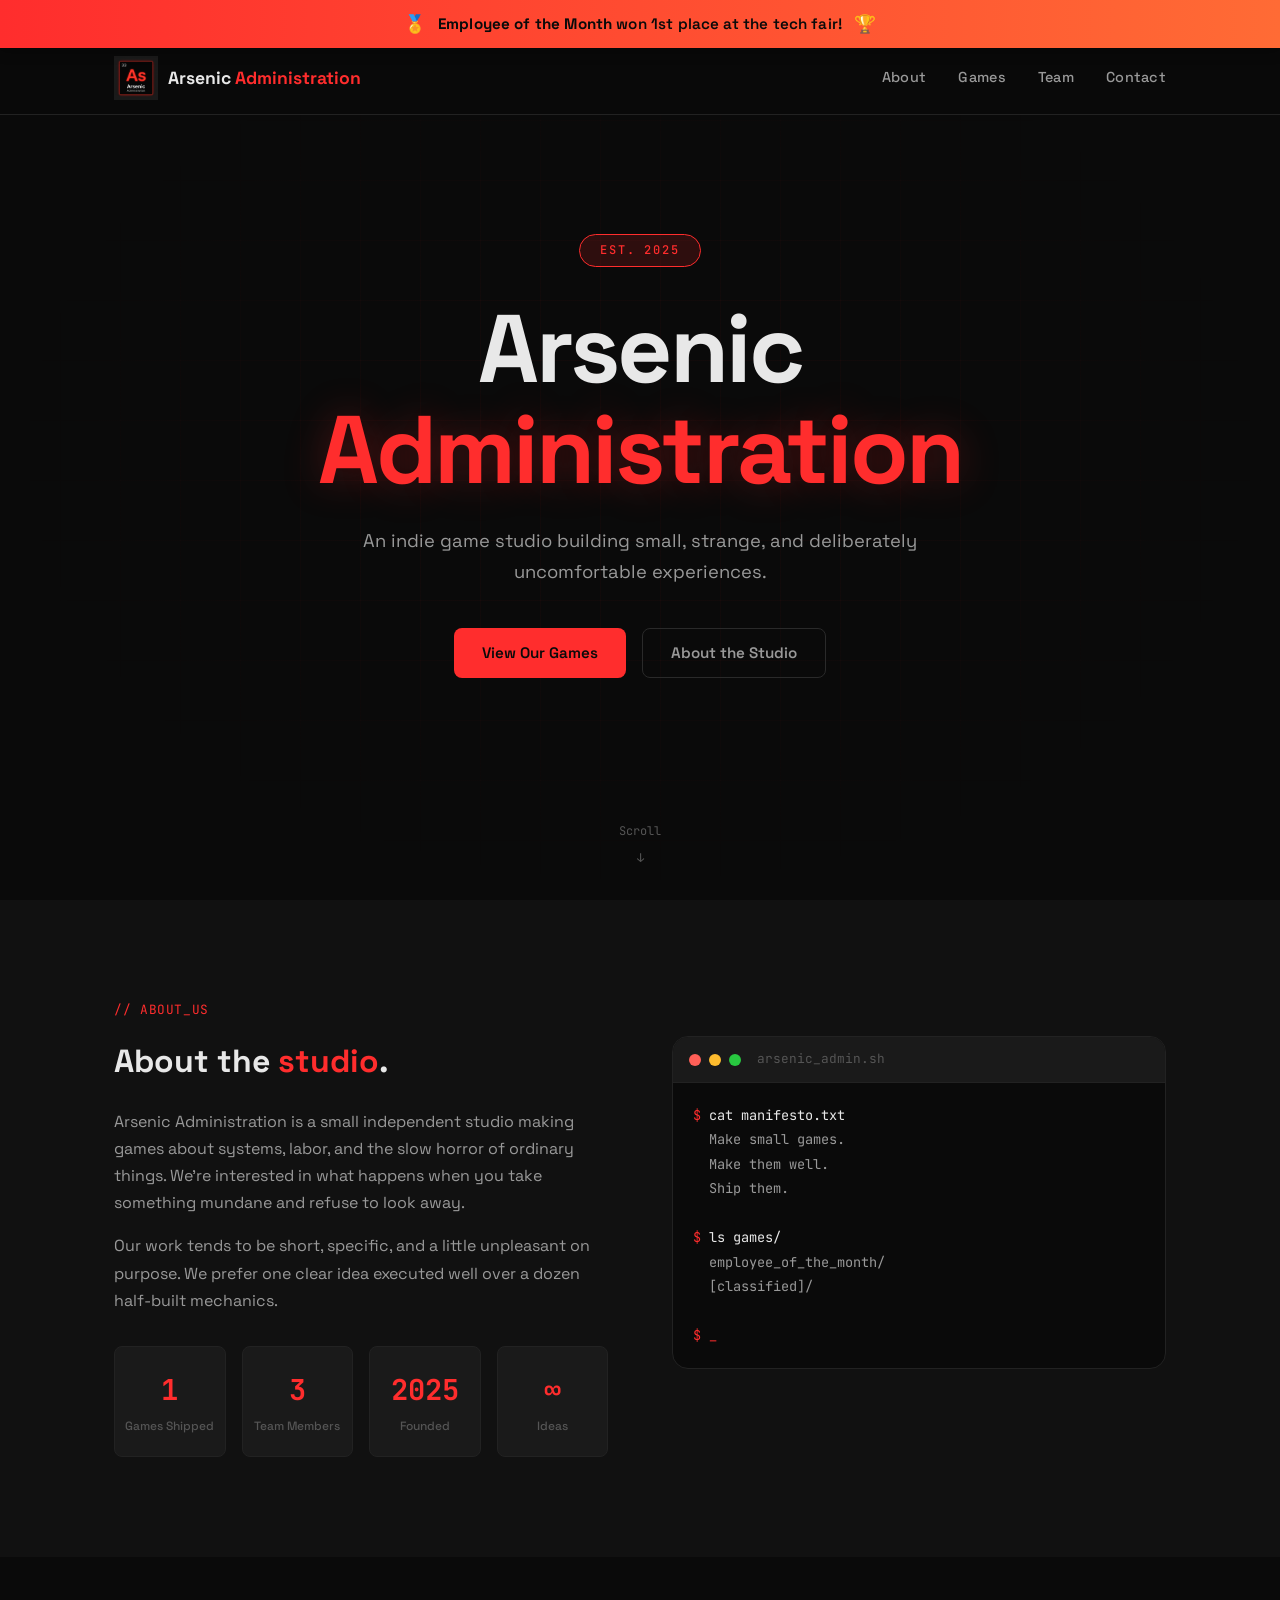
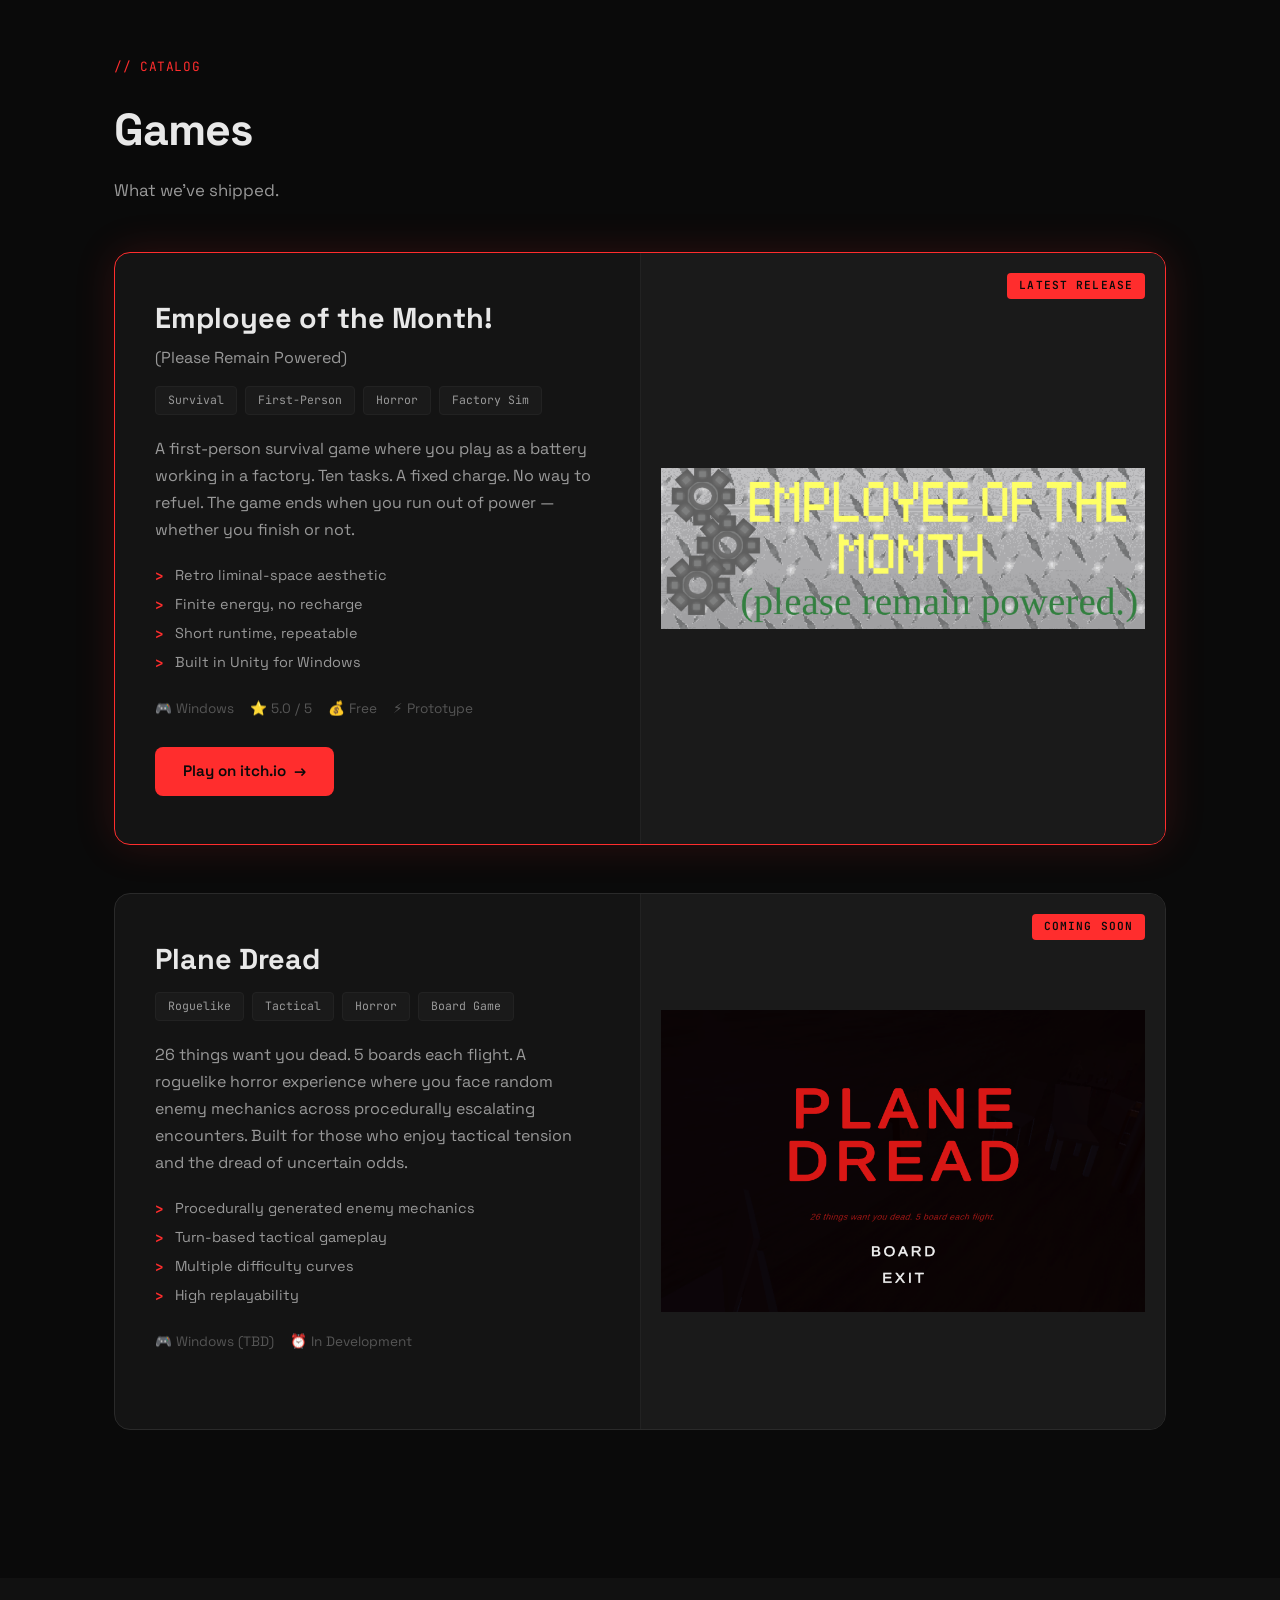
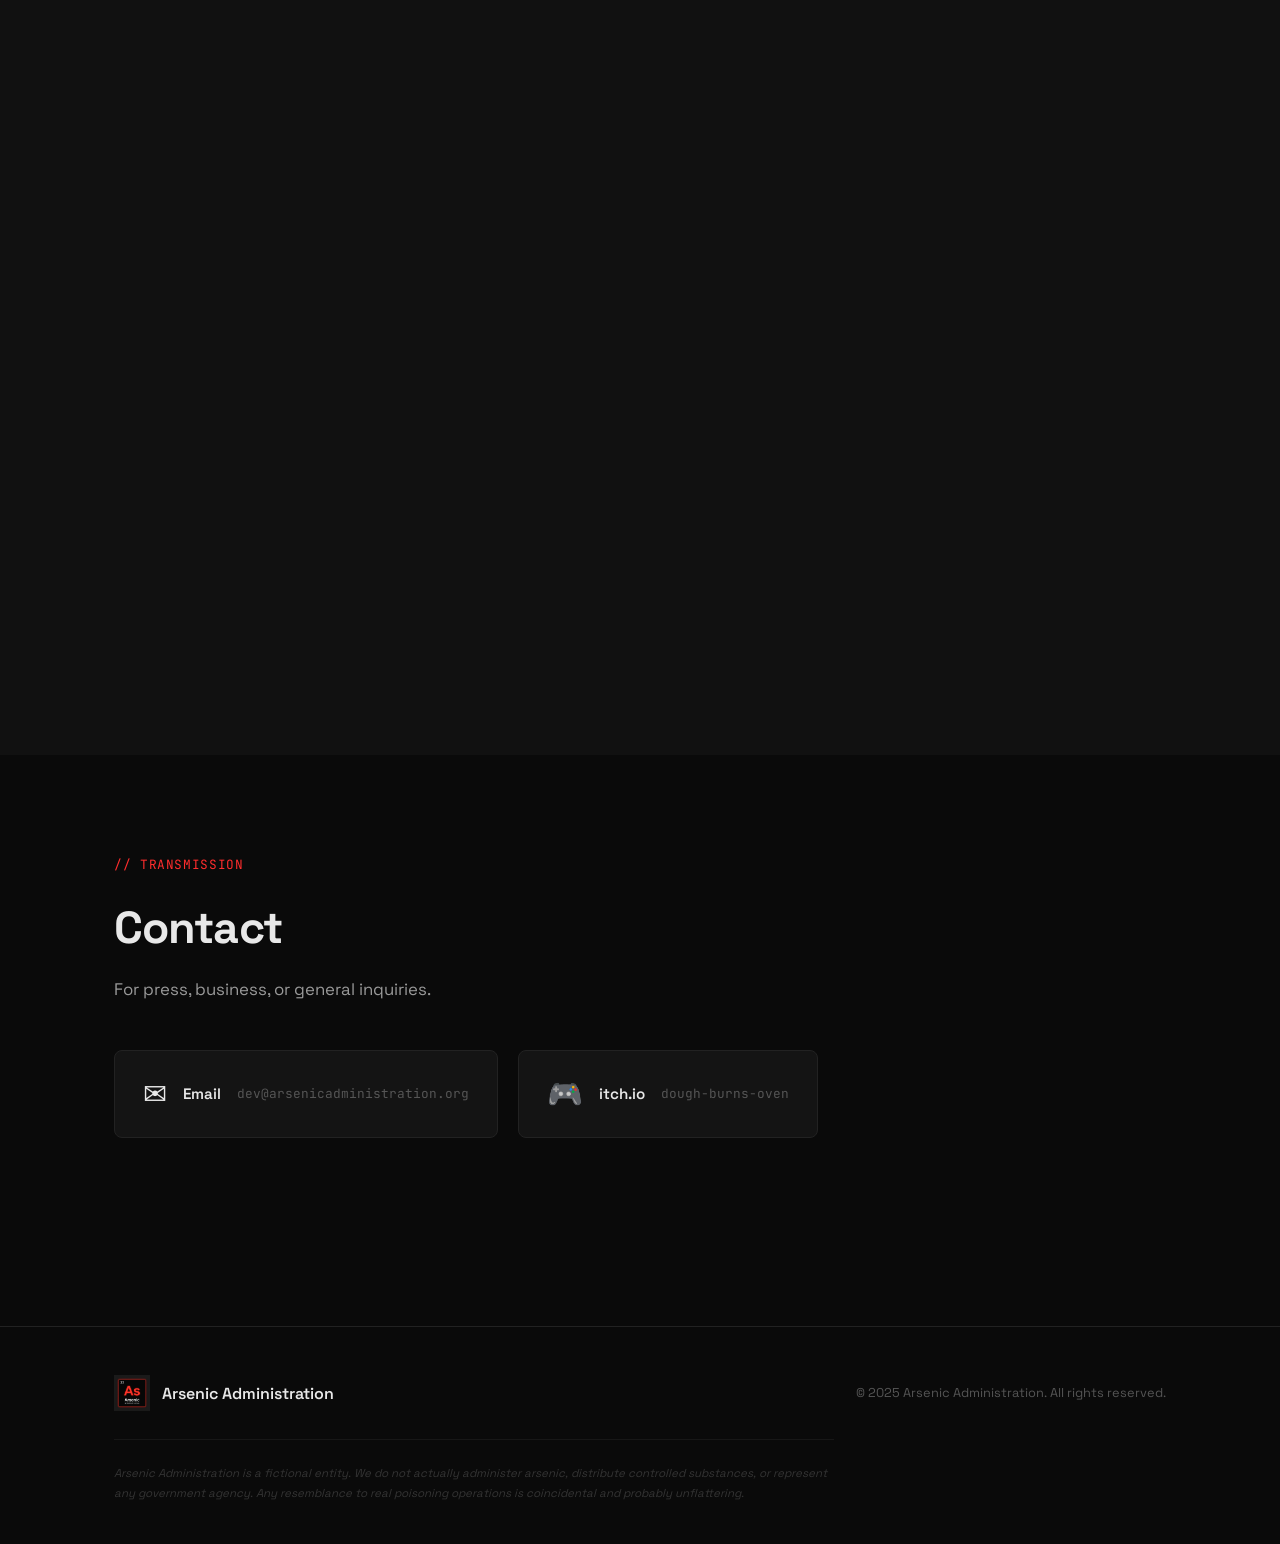
<file: index.html>
<!DOCTYPE html>
<html lang="en">
<head>
  <meta charset="UTF-8">
  <meta name="viewport" content="width=device-width, initial-scale=1.0">
  <title>Arsenic Administration | Indie Game Studio</title>
  <meta name="description" content="Indie game studio making short, strange horror games about systems and labor. Makers of Employee of the Month! (Please Remain Powered).">
  <link rel="canonical" href="https://arsenicadministration.org/">
  <!-- Open Graph -->
  <meta property="og:title" content="Arsenic Administration | Indie Game Studio">
  <meta property="og:description" content="Indie game studio specializing in experiences that make you question your life choices. Makers of Employee of the Month! (Please Remain Powered).">
  <meta property="og:type" content="website">
  <meta property="og:site_name" content="Arsenic Administration">
  <meta property="og:url" content="https://arsenicadministration.org/">
  <meta property="og:image" content="https://arsenicadministration.org/assets/eotm-cover.png">
  <meta property="og:image:alt" content="Employee of the Month! (Please Remain Powered) cover art">
  <!-- Twitter Card -->
  <meta name="twitter:card" content="summary_large_image">
  <meta name="twitter:title" content="Arsenic Administration | Game Studio">
  <meta name="twitter:description" content="We make games. Side effects may include fun, existential dread, and an unreasonable attachment to fictional batteries.">
  <meta name="twitter:image" content="https://arsenicadministration.org/assets/eotm-cover.png">
  <meta name="theme-color" content="#ff2d2d">
  <link rel="preconnect" href="https://fonts.googleapis.com">
  <link rel="preconnect" href="https://fonts.gstatic.com" crossorigin>
  <link href="https://fonts.googleapis.com/css2?family=Space+Grotesk:wght@400;500;600;700&family=JetBrains+Mono:wght@400;500&display=swap" rel="stylesheet">
  <link rel="stylesheet" href="style.css">
  <link rel="icon" href="assets/favicon-brand.png" type="image/png">
  <link rel="icon" href="/assets/favicon-32x32.png" type="image/png" sizes="32x32">
  <link rel="icon" href="/assets/icon-192.png" type="image/png" sizes="192x192">
  <link rel="apple-touch-icon" href="/apple-touch-icon.png" sizes="180x180">
  <!-- Structured data. No aggregateRating: the "5.0/5" on the page is self-declared with no
       real review corpus, and fake review markup is a manual-action risk, not a ranking win. -->
  <script type="application/ld+json">
  {
    "@context": "https://schema.org",
    "@graph": [
      {
        "@type": "Organization",
        "@id": "https://arsenicadministration.org/#studio",
        "name": "Arsenic Administration",
        "alternateName": "Arsenic Administration Game Studio",
        "url": "https://arsenicadministration.org/",
        "logo": "https://arsenicadministration.org/assets/logo-brand-256.png",
        "foundingDate": "2025",
        "description": "A small independent game studio making games about systems, labor, and the slow horror of ordinary things.",
        "sameAs": ["https://dough-burns-oven.itch.io"]
      },
      {
        "@type": "WebSite",
        "@id": "https://arsenicadministration.org/#website",
        "url": "https://arsenicadministration.org/",
        "name": "Arsenic Administration",
        "publisher": { "@id": "https://arsenicadministration.org/#studio" },
        "inLanguage": "en"
      },
      {
        "@type": "VideoGame",
        "@id": "https://arsenicadministration.org/#eotm",
        "name": "Employee of the Month! (Please Remain Powered)",
        "url": "https://dough-burns-oven.itch.io/employee-of-the-month-please-remain-powered",
        "image": "https://arsenicadministration.org/assets/eotm-cover.png",
        "description": "A first-person survival game where you play as a battery working in a factory. Ten tasks. A fixed charge. No way to refuel. The game ends when you run out of power, whether you finish or not.",
        "genre": ["Survival Horror", "First-Person", "Simulation"],
        "gamePlatform": "PC",
        "operatingSystem": "Windows",
        "applicationCategory": "Game",
        "playMode": "SinglePlayer",
        "publisher": { "@id": "https://arsenicadministration.org/#studio" },
        "author": { "@id": "https://arsenicadministration.org/#studio" },
        "offers": {
          "@type": "Offer",
          "price": "0",
          "priceCurrency": "USD",
          "availability": "https://schema.org/InStock",
          "url": "https://dough-burns-oven.itch.io/employee-of-the-month-please-remain-powered"
        }
      },
      {
        "@type": "VideoGame",
        "@id": "https://arsenicadministration.org/#plane-dread",
        "name": "Plane Dread",
        "image": "https://arsenicadministration.org/assets/plane-dread-cover.png",
        "description": "26 things want you dead. 5 boards each flight. A roguelike horror experience where you face random enemy mechanics across procedurally escalating encounters.",
        "genre": ["Roguelike", "Tactical", "Horror"],
        "gamePlatform": "PC",
        "operatingSystem": "Windows",
        "applicationCategory": "Game",
        "publisher": { "@id": "https://arsenicadministration.org/#studio" },
        "author": { "@id": "https://arsenicadministration.org/#studio" }
      }
    ]
  }
  </script>
</head>
<body>
  <!-- Top-of-page announcement -->
  <div class="announcement-banner">
    <span class="announcement-icon">&#127941;</span>
    <span class="announcement-text"><strong>Employee of the Month</strong> won 1st place at the tech fair!</span>
    <span class="announcement-icon">&#127942;</span>
  </div>

  <!-- Nav -->
  <nav class="nav">
    <div class="nav-inner">
      <a href="#" class="nav-logo">
        <img src="assets/logo-brand-256.png" alt="Arsenic Administration" class="nav-logo-img">
        <span class="logo-text">Arsenic <span class="logo-accent">Administration</span></span>
      </a>
      <div class="nav-links">
        <a href="#about">About</a>
        <a href="#games">Games</a>
        <a href="#team">Team</a>
        <a href="#contact">Contact</a>
      </div>
      <button class="nav-toggle" aria-label="Menu">
        <span></span><span></span><span></span>
      </button>
    </div>
  </nav>

  <!-- Mobile Menu -->
  <div class="mobile-menu">
    <a href="#about">About</a>
    <a href="#games">Games</a>
    <a href="#team">Team</a>
    <a href="#contact">Contact</a>
  </div>

  <!-- Hero -->
  <header class="hero">
    <div class="hero-bg-grid"></div>
    <div class="hero-content">
      <div class="hero-badge">EST. 2025</div>
      <h1 class="hero-title">
        Arsenic<br>
        <span class="title-accent">Administration</span>
      </h1>
      <p class="hero-subtitle">An indie game studio building small, strange, and deliberately uncomfortable experiences.</p>
      <div class="hero-actions">
        <a href="#games" class="btn btn-primary">View Our Games</a>
        <a href="#about" class="btn btn-ghost">About the Studio</a>
      </div>
    </div>
    <div class="hero-scroll-indicator">
      <span>Scroll</span>
      <div class="scroll-arrow">&#8595;</div>
    </div>
  </header>

  <!-- About -->
  <section id="about" class="section about">
    <div class="container">
      <div class="section-label">// ABOUT_US</div>
      <div class="about-grid">
        <div class="about-text">
          <h2>About the <span class="text-accent">studio</span>.</h2>
          <p>Arsenic Administration is a small independent studio making games about systems, labor, and the slow horror of ordinary things. We're interested in what happens when you take something mundane and refuse to look away.</p>
          <p>Our work tends to be short, specific, and a little unpleasant on purpose. We prefer one clear idea executed well over a dozen half-built mechanics.</p>
          <div class="about-stats">
            <div class="stat">
              <div class="stat-number">1</div>
              <div class="stat-label">Games Shipped</div>
            </div>
            <div class="stat">
              <div class="stat-number">3</div>
              <div class="stat-label">Team Members</div>
            </div>
            <div class="stat">
              <div class="stat-number">2025</div>
              <div class="stat-label">Founded</div>
            </div>
            <div class="stat">
              <div class="stat-number">&infin;</div>
              <div class="stat-label">Ideas</div>
            </div>
          </div>
        </div>
        <div class="about-terminal">
          <div class="terminal">
            <div class="terminal-header">
              <span class="terminal-dot red"></span>
              <span class="terminal-dot yellow"></span>
              <span class="terminal-dot green"></span>
              <span class="terminal-title">arsenic_admin.sh</span>
            </div>
            <div class="terminal-body">
              <p><span class="t-prompt">$</span> <span class="t-cmd">cat manifesto.txt</span></p>
              <p class="t-output">Make small games.</p>
              <p class="t-output">Make them well.</p>
              <p class="t-output">Ship them.</p>
              <p>&nbsp;</p>
              <p><span class="t-prompt">$</span> <span class="t-cmd">ls games/</span></p>
              <p class="t-output">employee_of_the_month/</p>
              <p class="t-output">[classified]/</p>
              <p>&nbsp;</p>
              <p><span class="t-prompt">$</span> <span class="t-cursor">_</span></p>
            </div>
          </div>
        </div>
      </div>
    </div>
  </section>

  <!-- Games -->
  <section id="games" class="section games">
    <div class="container">
      <div class="section-label">// CATALOG</div>
      <h2 class="section-title">Games</h2>
      <p class="section-subtitle">What we've shipped.</p>

      <div class="game-card featured">
        <div class="game-card-badge">LATEST RELEASE</div>
        <div class="game-card-content">
          <div class="game-info">
            <h3 class="game-title">Employee of the Month!<br><span class="game-title-sub">(Please Remain Powered)</span></h3>
            <div class="game-tags">
              <span class="tag">Survival</span>
              <span class="tag">First-Person</span>
              <span class="tag">Horror</span>
              <span class="tag">Factory Sim</span>
            </div>
            <p class="game-desc">A first-person survival game where you play as a battery working in a factory. Ten tasks. A fixed charge. No way to refuel. The game ends when you run out of power &mdash; whether you finish or not.</p>
            <ul class="game-features">
              <li>Retro liminal-space aesthetic</li>
              <li>Finite energy, no recharge</li>
              <li>Short runtime, repeatable</li>
              <li>Built in Unity for Windows</li>
            </ul>
            <div class="game-meta">
              <span>&#127918; Windows</span>
              <span>&#11088; 5.0 / 5</span>
              <span>&#128176; Free</span>
              <span>&#9889; Prototype</span>
            </div>
            <a href="https://dough-burns-oven.itch.io/employee-of-the-month-please-remain-powered" target="_blank" rel="noopener" class="btn btn-primary">Play on itch.io <span class="btn-arrow">&rarr;</span></a>
          </div>
          <div class="game-visual">
            <img src="assets/eotm-cover.png" alt="Employee of the Month! (Please Remain Powered)" class="game-cover-img">
          </div>
        </div>
      </div>

      <div class="game-card coming-soon">
        <div class="game-card-badge">COMING SOON</div>
        <div class="game-card-content">
          <div class="game-info">
            <h3 class="game-title">Plane Dread</h3>
            <div class="game-tags">
              <span class="tag">Roguelike</span>
              <span class="tag">Tactical</span>
              <span class="tag">Horror</span>
              <span class="tag">Board Game</span>
            </div>
            <p class="game-desc">26 things want you dead. 5 boards each flight. A roguelike horror experience where you face random enemy mechanics across procedurally escalating encounters. Built for those who enjoy tactical tension and the dread of uncertain odds.</p>
            <ul class="game-features">
              <li>Procedurally generated enemy mechanics</li>
              <li>Turn-based tactical gameplay</li>
              <li>Multiple difficulty curves</li>
              <li>High replayability</li>
            </ul>
            <div class="game-meta">
              <span>&#127918; Windows (TBD)</span>
              <span>&#9200; In Development</span>
            </div>
          </div>
          <div class="game-visual">
            <img src="assets/plane-dread-cover.png" alt="Plane Dread" class="game-cover-img">
          </div>
        </div>
      </div>
    </div>
  </section>

  <!-- Team -->
  <section id="team" class="section team">
    <div class="container">
      <div class="section-label">// PERSONNEL_FILE</div>
      <h2 class="section-title">Team</h2>
      <p class="section-subtitle">Three people, one studio.</p>

      <div class="team-grid">
        <div class="team-card">
          <div class="team-avatar">
            <img src="assets/avatar-achamm.png" alt="AcHamm">
          </div>
          <h3>AcHamm</h3>
          <div class="team-role">AI &amp; Navigation</div>
          <p class="team-bio">Designs AI behavior and navigation systems. Focuses on how characters move through space and respond to the player.</p>
        </div>
        <div class="team-card">
          <div class="team-avatar">
            <img src="assets/avatar-dough.jpg" alt="Dough">
          </div>
          <h3>Dough</h3>
          <div class="team-role">Lead Programmer</div>
          <p class="team-bio">Handles core gameplay programming and systems work. The person who actually makes the thing run.</p>
        </div>
        <div class="team-card">
          <div class="team-avatar">
            <img src="assets/avatar-goh.svg" alt="G.Oh">
          </div>
          <h3>G.Oh</h3>
          <div class="team-role">Music &amp; Sound</div>
          <p class="team-bio">Composes original music and designs sound for our games. Works primarily in GarageBand.</p>
        </div>
      </div>
    </div>
  </section>

  <!-- Contact -->
  <section id="contact" class="section contact">
    <div class="container">
      <div class="section-label">// TRANSMISSION</div>
      <h2 class="section-title">Contact</h2>
      <p class="section-subtitle">For press, business, or general inquiries.</p>

      <div class="contact-grid">
        <a href="mailto:dev@arsenicadministration.org" class="contact-card">
          <div class="contact-icon">&#9993;</div>
          <div class="contact-name">Email</div>
          <div class="contact-handle">dev@arsenicadministration.org</div>
        </a>
        <a href="https://dough-burns-oven.itch.io" target="_blank" rel="noopener" class="contact-card">
          <div class="contact-icon">&#127918;</div>
          <div class="contact-name">itch.io</div>
          <div class="contact-handle">dough-burns-oven</div>
        </a>
      </div>

    </div>
  </section>

  <!-- Footer -->
  <footer class="footer">
    <div class="container footer-inner">
      <div class="footer-top">
        <div class="footer-logo">
          <img src="assets/logo-brand-256.png" alt="" class="footer-logo-img">
          <span>Arsenic Administration</span>
        </div>
        <div class="footer-copy">
          &copy; 2025 Arsenic Administration. All rights reserved.
        </div>
      </div>
      <p class="disclaimer">Arsenic Administration is a fictional entity. We do not actually administer arsenic, distribute controlled substances, or represent any government agency. Any resemblance to real poisoning operations is coincidental and probably unflattering.</p>
    </div>
  </footer>

  <!-- Scroll to top -->
  <button class="scroll-top" aria-label="Back to top">&#8593;</button>

  <script src="script.js"></script>
</body>
</html>
</file>
<file: style.css>
/* ========================================
   ARSENIC ADMINISTRATION — STYLE SHEET
   Professional. Funny. Toxic.
   ======================================== */

:root {
  --bg-primary: #0a0a0a;
  --bg-secondary: #111111;
  --bg-tertiary: #1a1a1a;
  --bg-card: #141414;
  --bg-card-hover: #1c1c1c;

  --text-primary: #e8e8e8;
  --text-secondary: #999999;
  --text-muted: #555555;

  --accent: #ff2d2d;
  --accent-dim: #cc2424;
  --accent-glow: rgba(255, 45, 45, 0.15);
  --accent-glow-strong: rgba(255, 45, 45, 0.3);

  --warning: #ff6b35;
  --danger: #ff3333;

  --border: #222222;
  --border-light: #2a2a2a;

  --font-main: 'Space Grotesk', system-ui, -apple-system, sans-serif;
  --font-mono: 'JetBrains Mono', 'Fira Code', monospace;

  --radius: 8px;
  --radius-lg: 16px;
  --transition: 0.2s ease;
}

/* ---- Reset ---- */
*, *::before, *::after {
  margin: 0;
  padding: 0;
  box-sizing: border-box;
}

html {
  scroll-behavior: smooth;
  scroll-padding-top: 120px;
}

body {
  font-family: var(--font-main);
  background: var(--bg-primary);
  color: var(--text-primary);
  line-height: 1.6;
  -webkit-font-smoothing: antialiased;
  overflow-x: hidden;
}

a {
  color: var(--accent);
  text-decoration: none;
  transition: color var(--transition);
}
a:hover { color: var(--accent-dim); }

img { max-width: 100%; display: block; }

.container {
  max-width: 1100px;
  margin: 0 auto;
  padding: 0 24px;
}

/* ---- Announcement Banner ---- */
.announcement-banner {
  position: fixed;
  top: 0;
  left: 0;
  right: 0;
  z-index: 1001;
  background: linear-gradient(90deg, var(--accent) 0%, var(--warning) 100%);
  color: #0a0a0a;
  padding: 10px 24px;
  text-align: center;
  font-weight: 600;
  font-size: 0.95rem;
  letter-spacing: 0.01em;
  display: flex;
  align-items: center;
  justify-content: center;
  gap: 12px;
  box-shadow: 0 2px 12px rgba(0, 0, 0, 0.4);
}

.announcement-banner strong {
  font-weight: 700;
}

.announcement-icon {
  font-size: 1.1rem;
  display: inline-block;
}

@media (max-width: 600px) {
  .announcement-banner {
    font-size: 0.82rem;
    padding: 8px 16px;
    gap: 8px;
  }
}

/* ---- Nav ---- */
.nav {
  position: fixed;
  top: 42px;
  left: 0;
  right: 0;
  z-index: 1000;
  background: rgba(10, 10, 10, 0.85);
  backdrop-filter: blur(20px);
  border-bottom: 1px solid var(--border);
}

@media (max-width: 600px) {
  .nav {
    top: 36px;
  }
}

.nav-inner {
  max-width: 1100px;
  margin: 0 auto;
  padding: 0 24px;
  height: 72px;
  display: flex;
  align-items: center;
  justify-content: space-between;
}

.nav-logo {
  display: flex;
  align-items: center;
  gap: 10px;
  color: var(--text-primary);
  font-weight: 700;
  font-size: 1.1rem;
}
.nav-logo:hover { color: var(--text-primary); }

.logo-icon { font-size: 1.4rem; }
.nav-logo-img {
  height: 44px;
  width: auto;
  display: block;
}
.footer-logo-img {
  height: 36px;
  width: auto;
}
.logo-accent { color: var(--accent); }

.nav-links {
  display: flex;
  gap: 32px;
}
.nav-links a {
  color: var(--text-secondary);
  font-size: 0.9rem;
  font-weight: 500;
  letter-spacing: 0.02em;
  transition: color var(--transition);
}
.nav-links a:hover { color: var(--accent); }

.nav-toggle {
  display: none;
  flex-direction: column;
  gap: 5px;
  background: none;
  border: none;
  cursor: pointer;
  padding: 4px;
}
.nav-toggle span {
  display: block;
  width: 24px;
  height: 2px;
  background: var(--text-primary);
  border-radius: 2px;
  transition: var(--transition);
}

.mobile-menu {
  display: none;
  position: fixed;
  top: 108px;
  left: 0;
  right: 0;
  background: rgba(10, 10, 10, 0.95);
  backdrop-filter: blur(20px);
  border-bottom: 1px solid var(--border);
  padding: 16px 24px;
  z-index: 999;
  flex-direction: column;
  gap: 16px;
}
.mobile-menu a {
  color: var(--text-secondary);
  font-size: 1rem;
  font-weight: 500;
}
.mobile-menu.active { display: flex; }

/* ---- Hero ---- */
.hero {
  min-height: 100vh;
  display: flex;
  flex-direction: column;
  justify-content: center;
  align-items: center;
  text-align: center;
  padding: 120px 24px 60px;
  position: relative;
  overflow: hidden;
}

.hero-bg-grid {
  position: absolute;
  inset: 0;
  background-image:
    linear-gradient(rgba(255, 45, 45, 0.03) 1px, transparent 1px),
    linear-gradient(90deg, rgba(255, 45, 45, 0.03) 1px, transparent 1px);
  background-size: 60px 60px;
  mask-image: radial-gradient(ellipse at center, black 30%, transparent 70%);
  -webkit-mask-image: radial-gradient(ellipse at center, black 30%, transparent 70%);
}

.hero-content {
  position: relative;
  z-index: 1;
  max-width: 800px;
}

.hero-badge {
  display: inline-block;
  font-family: var(--font-mono);
  font-size: 0.75rem;
  font-weight: 500;
  letter-spacing: 0.15em;
  color: var(--accent);
  border: 1px solid var(--accent);
  border-radius: 100px;
  padding: 6px 20px;
  margin-bottom: 32px;
  background: var(--accent-glow);
}

.hero-title {
  font-size: clamp(3rem, 8vw, 6rem);
  font-weight: 700;
  line-height: 1.05;
  letter-spacing: -0.03em;
  margin-bottom: 24px;
}

.title-accent {
  color: var(--accent);
  text-shadow: 0 0 40px var(--accent-glow-strong);
}

.hero-subtitle {
  font-size: 1.15rem;
  color: var(--text-secondary);
  max-width: 560px;
  margin: 0 auto 40px;
  line-height: 1.7;
}

.hero-actions {
  display: flex;
  gap: 16px;
  justify-content: center;
  flex-wrap: wrap;
  margin-bottom: 48px;
}

.hero-warning {
  display: inline-flex;
  align-items: center;
  gap: 10px;
  font-family: var(--font-mono);
  font-size: 0.75rem;
  color: var(--warning);
  background: rgba(255, 107, 53, 0.08);
  border: 1px solid rgba(255, 107, 53, 0.2);
  border-radius: var(--radius);
  padding: 12px 20px;
  max-width: 600px;
  text-align: left;
}
.warning-icon { font-size: 1.1rem; }

.hero-scroll-indicator {
  position: absolute;
  bottom: 32px;
  display: flex;
  flex-direction: column;
  align-items: center;
  gap: 8px;
  color: var(--text-muted);
  font-size: 0.75rem;
  font-family: var(--font-mono);
  animation: float 2s ease-in-out infinite;
}
@keyframes float {
  0%, 100% { transform: translateY(0); }
  50% { transform: translateY(8px); }
}

/* ---- Buttons ---- */
.btn {
  display: inline-flex;
  align-items: center;
  gap: 8px;
  padding: 12px 28px;
  font-family: var(--font-main);
  font-size: 0.95rem;
  font-weight: 600;
  border-radius: var(--radius);
  border: none;
  cursor: pointer;
  transition: all var(--transition);
}

.btn-primary {
  background: var(--accent);
  color: var(--bg-primary);
}
.btn-primary:hover {
  background: var(--accent-dim);
  color: var(--bg-primary);
  box-shadow: 0 0 30px var(--accent-glow-strong);
  transform: translateY(-1px);
}

.btn-ghost {
  background: transparent;
  color: var(--text-secondary);
  border: 1px solid var(--border-light);
}
.btn-ghost:hover {
  color: var(--text-primary);
  border-color: var(--text-muted);
}

.btn-arrow {
  transition: transform var(--transition);
}
.btn:hover .btn-arrow { transform: translateX(3px); }

/* ---- Sections ---- */
.section {
  padding: 100px 0;
}

.section-label {
  font-family: var(--font-mono);
  font-size: 0.8rem;
  color: var(--accent);
  letter-spacing: 0.05em;
  margin-bottom: 16px;
}

.section-title {
  font-size: clamp(2rem, 4vw, 2.8rem);
  font-weight: 700;
  letter-spacing: -0.02em;
  margin-bottom: 12px;
}

.section-subtitle {
  color: var(--text-secondary);
  font-size: 1.05rem;
  max-width: 500px;
  margin-bottom: 48px;
}

.text-accent { color: var(--accent); }

/* ---- About ---- */
.about { background: var(--bg-secondary); }

.about-grid {
  display: grid;
  grid-template-columns: 1fr 1fr;
  gap: 64px;
  align-items: start;
}

.about-text h2 {
  font-size: 2rem;
  margin-bottom: 20px;
}

.about-text p {
  color: var(--text-secondary);
  margin-bottom: 16px;
  line-height: 1.7;
}

.about-stats {
  display: grid;
  grid-template-columns: repeat(4, 1fr);
  gap: 16px;
  margin-top: 32px;
}

.stat {
  text-align: center;
  padding: 20px 8px;
  background: var(--bg-tertiary);
  border-radius: var(--radius);
  border: 1px solid var(--border);
}

.stat-number {
  font-size: 1.8rem;
  font-weight: 700;
  color: var(--accent);
  font-family: var(--font-mono);
}

.stat-label {
  font-size: 0.75rem;
  color: var(--text-muted);
  margin-top: 4px;
  font-weight: 500;
}

/* ---- Terminal ---- */
.terminal {
  background: var(--bg-primary);
  border-radius: var(--radius-lg);
  border: 1px solid var(--border);
  overflow: hidden;
  font-family: var(--font-mono);
  font-size: 0.85rem;
}

.terminal-header {
  display: flex;
  align-items: center;
  gap: 8px;
  padding: 12px 16px;
  background: var(--bg-tertiary);
  border-bottom: 1px solid var(--border);
}

.terminal-dot {
  width: 12px;
  height: 12px;
  border-radius: 50%;
}
.terminal-dot.red { background: #ff5f57; }
.terminal-dot.yellow { background: #febc2e; }
.terminal-dot.green { background: #28c840; }
.terminal-title {
  margin-left: 8px;
  color: var(--text-muted);
  font-size: 0.8rem;
}

.terminal-body {
  padding: 20px;
  line-height: 1.8;
}

.t-prompt { color: var(--accent); }
.t-cmd { color: var(--text-primary); }
.t-output { color: var(--text-secondary); padding-left: 16px; }
.t-cursor {
  color: var(--accent);
  animation: blink 1s step-end infinite;
}
@keyframes blink {
  50% { opacity: 0; }
}

/* ---- Games ---- */
.game-card {
  background: var(--bg-card);
  border: 1px solid var(--border);
  border-radius: var(--radius-lg);
  overflow: hidden;
  position: relative;
  margin-bottom: 48px;
}
.game-card.featured {
  border-color: var(--accent);
  box-shadow: 0 0 40px var(--accent-glow);
}

.game-card.coming-soon {
  border-color: var(--border-light);
  opacity: 0.9;
}

.game-card-badge {
  position: absolute;
  top: 20px;
  right: 20px;
  font-family: var(--font-mono);
  font-size: 0.7rem;
  font-weight: 600;
  letter-spacing: 0.1em;
  color: var(--bg-primary);
  background: var(--accent);
  padding: 4px 12px;
  border-radius: 4px;
  z-index: 2;
}

.game-card-content {
  display: grid;
  grid-template-columns: 1fr 1fr;
  gap: 0;
}

.game-info {
  padding: 48px 40px;
}

.game-title {
  font-size: 1.8rem;
  font-weight: 700;
  line-height: 1.2;
  margin-bottom: 16px;
}
.game-title-sub {
  font-size: 1rem;
  color: var(--text-secondary);
  font-weight: 400;
}

.game-tags {
  display: flex;
  flex-wrap: wrap;
  gap: 8px;
  margin-bottom: 20px;
}

.tag {
  font-family: var(--font-mono);
  font-size: 0.72rem;
  padding: 4px 12px;
  border-radius: 4px;
  background: var(--bg-tertiary);
  color: var(--text-secondary);
  border: 1px solid var(--border);
}

.game-desc {
  color: var(--text-secondary);
  margin-bottom: 20px;
  line-height: 1.7;
}

.game-features {
  list-style: none;
  margin-bottom: 24px;
}
.game-features li {
  position: relative;
  padding-left: 20px;
  color: var(--text-secondary);
  font-size: 0.9rem;
  margin-bottom: 6px;
}
.game-features li::before {
  content: '>';
  position: absolute;
  left: 0;
  color: var(--accent);
  font-family: var(--font-mono);
  font-weight: 700;
}

.game-meta {
  display: flex;
  flex-wrap: wrap;
  gap: 16px;
  font-size: 0.85rem;
  color: var(--text-muted);
  margin-bottom: 28px;
}

.game-visual {
  display: flex;
  align-items: center;
  justify-content: center;
  background: var(--bg-tertiary);
  border-left: 1px solid var(--border);
  min-height: 300px;
}

.game-cover-img {
  width: 100%;
  height: 100%;
  object-fit: contain;
  padding: 20px;
}

.upcoming-banner {
  display: flex;
  align-items: center;
  gap: 20px;
  margin-top: 32px;
  padding: 24px 32px;
  background: var(--bg-card);
  border: 1px dashed var(--border-light);
  border-radius: var(--radius);
}

.upcoming-icon { font-size: 2rem; }
.upcoming-banner strong { display: block; margin-bottom: 4px; }
.upcoming-banner p {
  color: var(--text-secondary);
  font-size: 0.9rem;
  margin: 0;
}

/* ---- Team ---- */
.team { background: var(--bg-secondary); }

.team-grid {
  display: grid;
  grid-template-columns: repeat(auto-fit, minmax(280px, 1fr));
  gap: 24px;
}

.team-card {
  background: var(--bg-card);
  border: 1px solid var(--border);
  border-radius: var(--radius-lg);
  padding: 40px 32px;
  text-align: center;
  transition: border-color var(--transition);
}
.team-card:hover { border-color: var(--accent); }

.team-avatar {
  width: 120px;
  height: 120px;
  margin: 0 auto 20px;
  border-radius: 50%;
  overflow: hidden;
  border: 2px solid var(--border);
  background: var(--bg-tertiary);
  display: block;
  position: relative;
  isolation: isolate;
}
.team-avatar img,
.team-avatar svg {
  width: 100%;
  height: 100%;
  object-fit: cover;
  object-position: center;
  display: block;
  border-radius: 50%;
}

.team-card h3 {
  font-size: 1.1rem;
  margin-bottom: 4px;
}

.team-role {
  font-family: var(--font-mono);
  font-size: 0.8rem;
  color: var(--accent);
  margin-bottom: 16px;
}

.team-bio {
  color: var(--text-secondary);
  font-size: 0.9rem;
  line-height: 1.6;
}

/* ---- Contact ---- */
.contact-grid {
  display: flex;
  flex-wrap: wrap;
  gap: 20px;
  margin-bottom: 48px;
}

.contact-card {
  display: flex;
  align-items: center;
  gap: 16px;
  padding: 20px 28px;
  background: var(--bg-card);
  border: 1px solid var(--border);
  border-radius: var(--radius);
  color: var(--text-primary);
  transition: all var(--transition);
  min-width: 240px;
}
.contact-card:hover {
  border-color: var(--accent);
  color: var(--text-primary);
  transform: translateY(-2px);
  box-shadow: 0 8px 30px rgba(0, 0, 0, 0.3);
}

.contact-icon { font-size: 1.8rem; }
.contact-name {
  font-weight: 600;
  font-size: 0.95rem;
}
.contact-handle {
  font-family: var(--font-mono);
  font-size: 0.8rem;
  color: var(--text-muted);
}

.contact-disclaimer {
  padding: 24px;
  background: var(--bg-secondary);
  border: 1px solid var(--border);
  border-radius: var(--radius);
  font-size: 0.8rem;
  color: var(--text-muted);
  font-style: italic;
  line-height: 1.7;
}

/* ---- Footer ---- */
.footer {
  border-top: 1px solid var(--border);
  padding: 48px 0 40px;
  margin-top: 40px;
}

.footer-inner {
  display: block;
}

.footer-top {
  display: flex;
  justify-content: space-between;
  align-items: center;
  gap: 20px;
  flex-wrap: wrap;
  margin-bottom: 28px;
  width: 100%;
}

.footer-logo {
  display: flex;
  align-items: center;
  gap: 12px;
  font-weight: 600;
}

.footer-copy {
  font-size: 0.8rem;
  color: var(--text-muted);
  margin: 0;
}

.disclaimer {
  display: block;
  width: 100%;
  clear: both;
  font-size: 0.72rem;
  font-style: italic;
  color: var(--text-muted);
  opacity: 0.55;
  line-height: 1.7;
  padding-top: 24px;
  margin: 0;
  border-top: 1px solid var(--border);
  max-width: 720px;
}

/* ---- Active nav link ---- */
.nav-links a.active {
  color: var(--accent);
}

/* ---- Hero entrance ---- */
.hero-content {
  animation: heroIn 0.8s ease-out both;
}
@keyframes heroIn {
  from {
    opacity: 0;
    transform: translateY(30px);
  }
  to {
    opacity: 1;
    transform: translateY(0);
  }
}

/* ---- Scroll to top ---- */
.scroll-top {
  position: fixed;
  bottom: 32px;
  right: 32px;
  width: 44px;
  height: 44px;
  border-radius: 50%;
  background: var(--accent);
  color: var(--bg-primary);
  border: none;
  font-size: 1.2rem;
  font-weight: 700;
  cursor: pointer;
  opacity: 0;
  visibility: hidden;
  transform: translateY(10px);
  transition: all 0.3s ease;
  z-index: 900;
  box-shadow: 0 4px 20px rgba(255, 45, 45, 0.3);
}
.scroll-top.visible {
  opacity: 1;
  visibility: visible;
  transform: translateY(0);
}
.scroll-top:hover {
  background: var(--accent-dim);
  transform: translateY(-2px);
  box-shadow: 0 6px 30px rgba(255, 45, 45, 0.4);
}

/* ---- Responsive ---- */
@media (max-width: 900px) {
  .about-grid {
    grid-template-columns: 1fr;
    gap: 40px;
  }
  .game-card-content {
    grid-template-columns: 1fr;
  }
  .game-visual {
    border-left: none;
    border-top: 1px solid var(--border);
    min-height: 200px;
  }
  .game-info { padding: 32px 24px; }
}

@media (max-width: 640px) {
  .nav-links { display: none; }
  .nav-toggle { display: flex; }

  .hero-title {
    font-size: 2.6rem;
  }
  .hero-subtitle { font-size: 1rem; }

  .about-stats {
    grid-template-columns: repeat(2, 1fr);
  }

  .footer-inner {
    flex-direction: column;
    gap: 12px;
    text-align: center;
  }

  .game-meta {
    gap: 10px;
    font-size: 0.8rem;
  }
}
</file>
